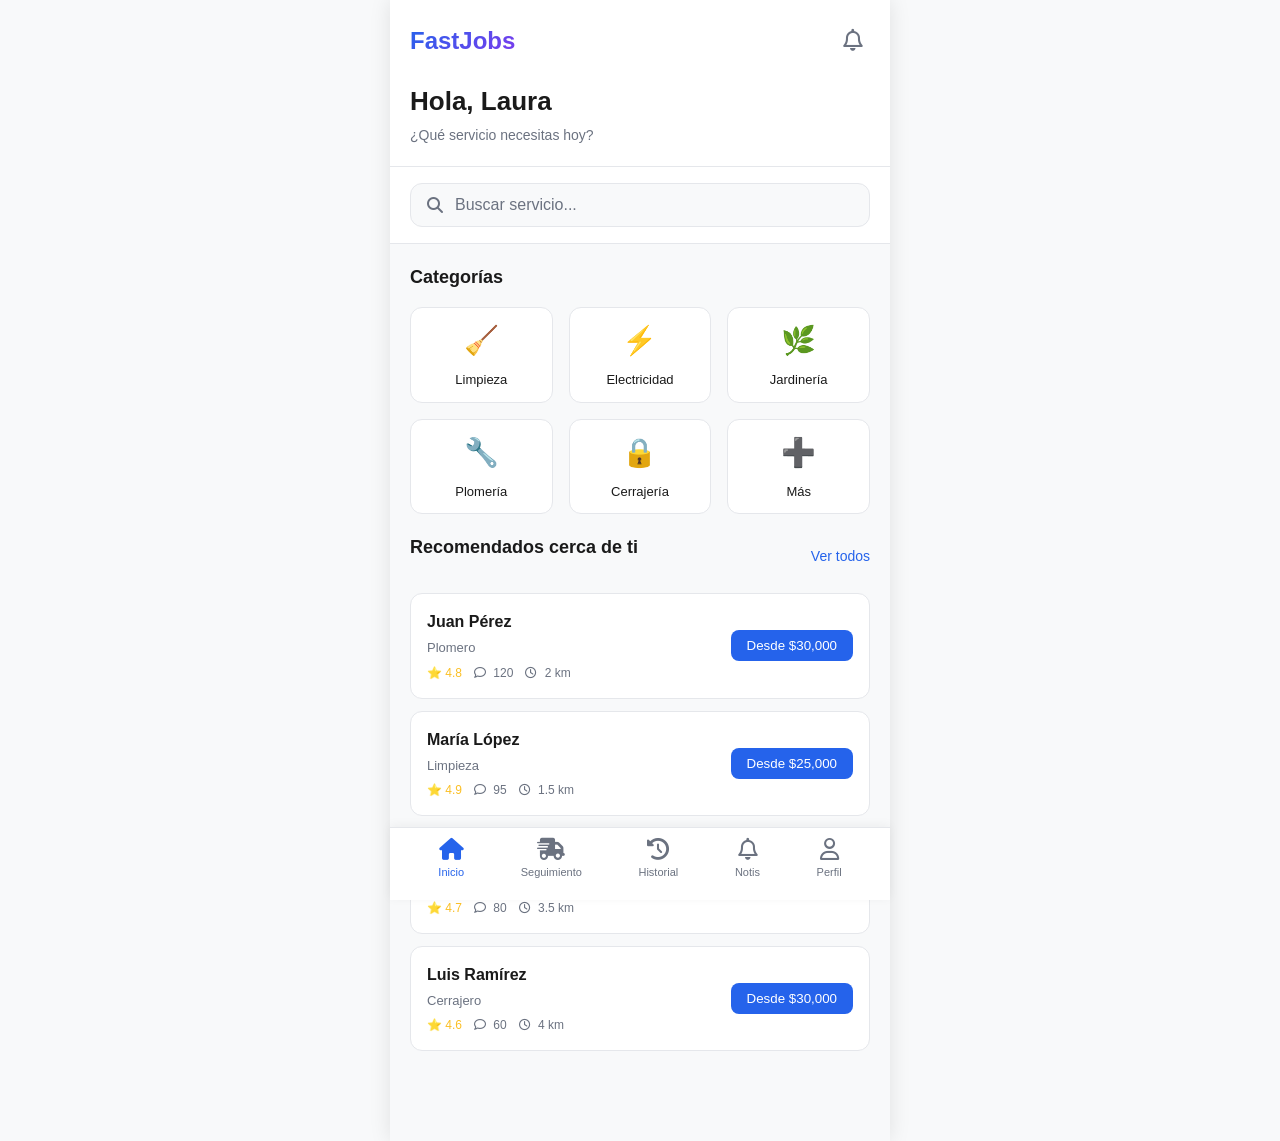
<file: index.html>
<!DOCTYPE html>
<html lang="es">
<head>
    <meta charset="UTF-8">
    <meta name="viewport" content="width=device-width, initial-scale=1.0, viewport-fit=cover">
    <title>FastJobs - Inicio</title>
    <link rel="stylesheet" href="css/main.css">
    <link rel="stylesheet" href="https://cdnjs.cloudflare.com/ajax/libs/font-awesome/6.4.0/css/all.min.css">
    <style>
        /* Estilos adicionales específicos del inicio */
        .welcome-section {
            margin-top: 8px;
        }
        .greeting {
            font-size: 26px;
            font-weight: 600;
            margin-bottom: 4px;
        }
        .subtitle {
            color: var(--text-secondary);
            font-size: 14px;
        }
    </style>
</head>
<body>
    <div class="app-container">
        <header class="header">
            <div class="header-top">
                <h1 class="logo">FastJobs</h1>
                <button class="icon-btn" id="notificationsBtn">
                    <i class="fa-regular fa-bell"></i>
                </button>
            </div>
            <div class="welcome-section">
                <h2 class="greeting">Hola, Laura</h2>
                <p class="subtitle">¿Qué servicio necesitas hoy?</p>
            </div>
        </header>

        <div class="search-section">
            <div class="search-box">
                <i class="fa-solid fa-magnifying-glass"></i>
                <input type="text" placeholder="Buscar servicio..." id="searchInput">
            </div>
        </div>

        <section class="categories">
            <h3 class="section-title">Categorías</h3>
            <div class="categories-grid">
                <div class="category-card" data-category="limpieza">
                    <div class="category-icon">🧹</div>
                    <span>Limpieza</span>
                </div>
                <div class="category-card" data-category="electricidad">
                    <div class="category-icon">⚡</div>
                    <span>Electricidad</span>
                </div>
                <div class="category-card" data-category="jardineria">
                    <div class="category-icon">🌿</div>
                    <span>Jardinería</span>
                </div>
                <div class="category-card" data-category="plomeria">
                    <div class="category-icon">🔧</div>
                    <span>Plomería</span>
                </div>
                <div class="category-card" data-category="cerrajeria">
                    <div class="category-icon">🔒</div>
                    <span>Cerrajería</span>
                </div>
                <div class="category-card" data-category="mas">
                    <div class="category-icon">➕</div>
                    <span>Más</span>
                </div>
            </div>
        </section>

        <section class="recommended">
            <div class="section-header">
                <h3 class="section-title">Recomendados cerca de ti</h3>
                <button class="see-all" id="seeAllBtn">Ver todos</button>
            </div>
            <div class="workers-list" id="workersList"></div>
        </section>

        <nav class="bottom-nav">
            <a href="index.html" class="nav-item active">
                <i class="fa-solid fa-house"></i>
                <span>Inicio</span>
            </a>
            <a href="seguimiento.html" class="nav-item">
                <i class="fa-solid fa-truck-fast"></i>
                <span>Seguimiento</span>
            </a>
            <a href="historial.html" class="nav-item">
                <i class="fa-solid fa-clock-rotate-left"></i>
                <span>Historial</span>
            </a>
            <a href="notificaciones.html" class="nav-item">
                <i class="fa-regular fa-bell"></i>
                <span>Notis</span>
            </a>
            <a href="perfil.html" class="nav-item">
                <i class="fa-regular fa-user"></i>
                <span>Perfil</span>
            </a>
        </nav>
    </div>

    <script src="js/main.js"></script>
    <script>
        // Datos específicos del inicio
        const workersData = [
            { id: 1, name: 'Juan Pérez', profession: 'Plomero', rating: 4.8, reviews: 120, price: 30000, distance: 2, category: 'plomeria' },
            { id: 2, name: 'María López', profession: 'Limpieza', rating: 4.9, reviews: 95, price: 25000, distance: 1.5, category: 'limpieza' },
            { id: 3, name: 'Carlos Ruiz', profession: 'Electricista', rating: 4.7, reviews: 80, price: 28000, distance: 3.5, category: 'electricidad' },
            { id: 4, name: 'Luis Ramírez', profession: 'Cerrajero', rating: 4.6, reviews: 60, price: 30000, distance: 4, category: 'cerrajeria' }
        ];

        function renderWorkers(workers) {
            const container = document.getElementById('workersList');
            if (!container) return;
            
            container.innerHTML = workers.map(worker => `
                <div class="worker-card">
                    <div class="worker-info">
                        <div class="worker-name">${worker.name}</div>
                        <div class="worker-profession">${worker.profession}</div>
                        <div class="worker-details">
                            <span class="rating">⭐ ${worker.rating}</span>
                            <span><i class="fa-regular fa-comment"></i> ${worker.reviews}</span>
                            <span><i class="fa-regular fa-clock"></i> ${worker.distance} km</span>
                        </div>
                    </div>
                    <div>
                        <button class="hire-btn" data-id="${worker.id}">Desde $${worker.price.toLocaleString()}</button>
                    </div>
                </div>
            `).join('');
            
            document.querySelectorAll('.hire-btn').forEach(btn => {
                btn.addEventListener('click', (e) => {
                    e.stopPropagation();
                    const workerId = parseInt(btn.dataset.id);
                    const worker = workersData.find(w => w.id === workerId);
                    alert(`Contratando a ${worker.name}`);
                    window.location.href = 'seguimiento.html';
                });
            });
        }

        function filterByCategory(category) {
            if (category === 'mas') {
                renderWorkers(workersData);
                return;
            }
            const filtered = workersData.filter(w => w.category === category);
            renderWorkers(filtered);
        }

        function searchWorkers(query) {
            if (!query.trim()) {
                renderWorkers(workersData);
                return;
            }
            const filtered = workersData.filter(w => 
                w.name.toLowerCase().includes(query.toLowerCase()) ||
                w.profession.toLowerCase().includes(query.toLowerCase())
            );
            renderWorkers(filtered);
        }

        document.addEventListener('DOMContentLoaded', () => {
            renderWorkers(workersData);
            
            document.querySelectorAll('.category-card').forEach(card => {
                card.addEventListener('click', () => {
                    const category = card.dataset.category;
                    filterByCategory(category);
                });
            });
            
            const searchInput = document.getElementById('searchInput');
            if (searchInput) {
                searchInput.addEventListener('input', (e) => searchWorkers(e.target.value));
            }
            
            const seeAllBtn = document.getElementById('seeAllBtn');
            if (seeAllBtn) {
                seeAllBtn.addEventListener('click', () => renderWorkers(workersData));
            }
            
            const notifBtn = document.getElementById('notificationsBtn');
            if (notifBtn) {
                notifBtn.addEventListener('click', () => {
                    window.location.href = 'notificaciones.html';
                });
            }
        });
    </script>
</body>
</html>
</file>
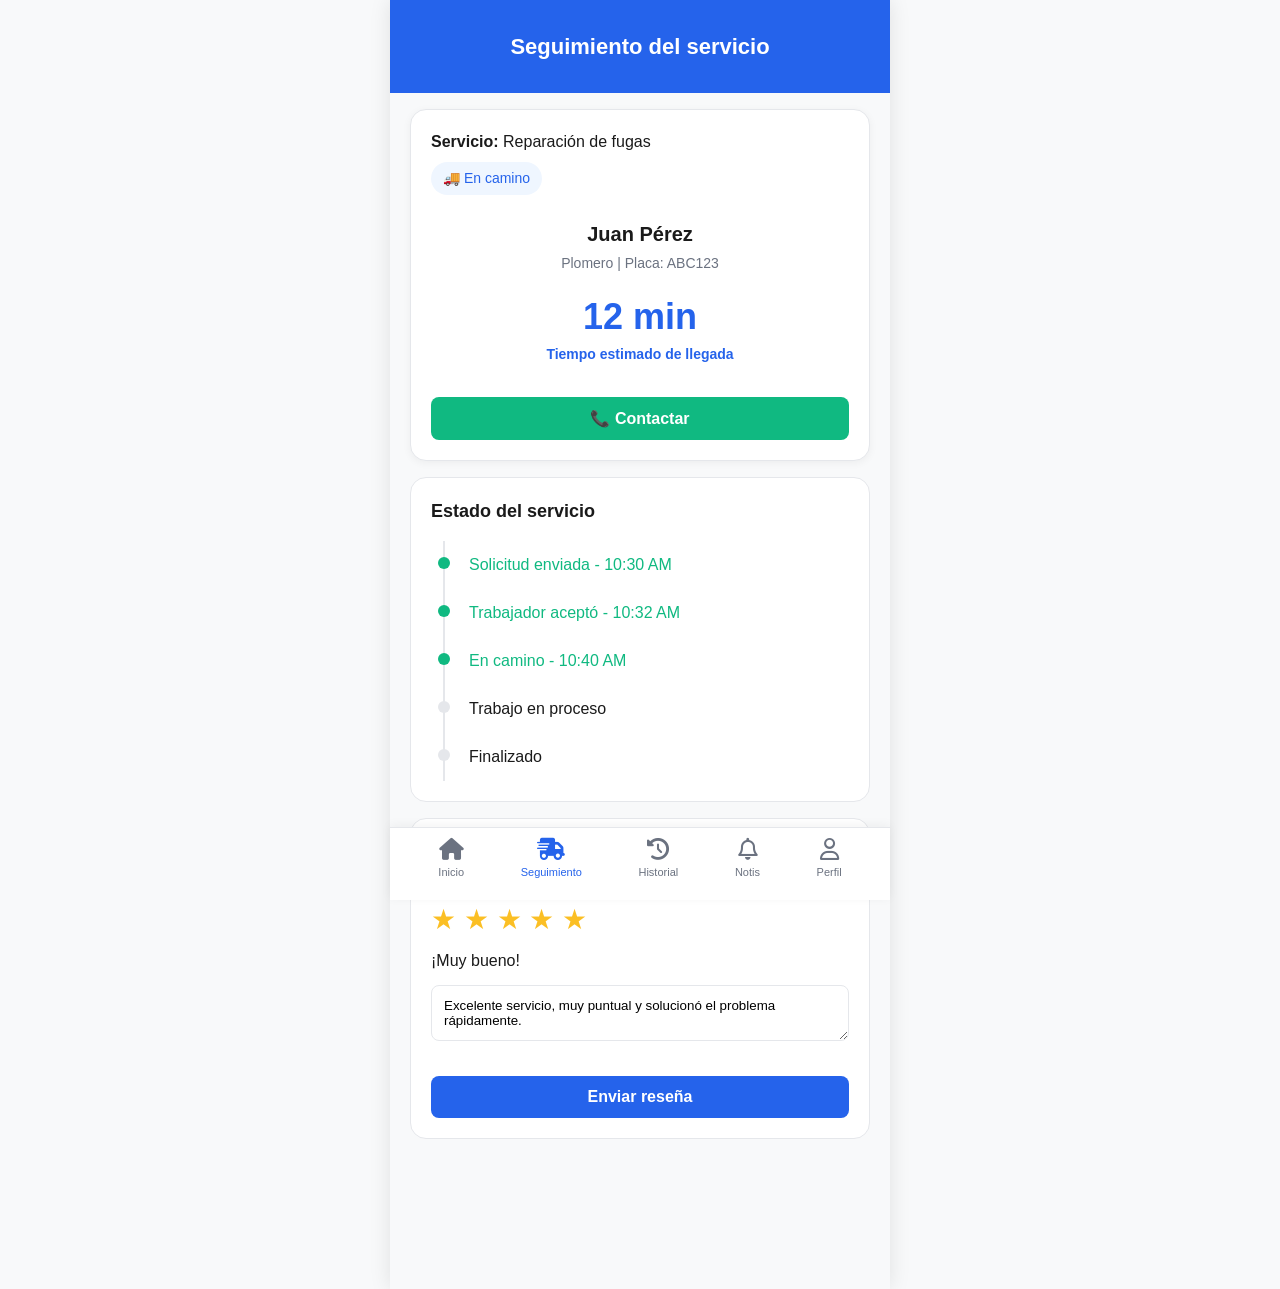
<file: seguimiento.html>
<!DOCTYPE html>
<html lang="es">
<head>
    <meta charset="UTF-8">
    <meta name="viewport" content="width=device-width, initial-scale=1.0, viewport-fit=cover">
    <title>FastJobs - Seguimiento</title>
    <link rel="stylesheet" href="css/main.css">
    <link rel="stylesheet" href="https://cdnjs.cloudflare.com/ajax/libs/font-awesome/6.4.0/css/all.min.css">
    <style>
        /* Estilos específicos de seguimiento */
        .tracking-header {
            background: var(--accent);
            color: white;
            padding: 30px 20px;
            text-align: center;
        }
        .tracking-header h2 {
            font-size: 22px;
            font-weight: 600;
        }
        .service-card {
            background: var(--bg-white);
            margin: 16px 20px;
            padding: 20px;
            border-radius: 16px;
            border: 1px solid var(--border);
            box-shadow: 0 2px 8px rgba(0,0,0,0.05);
        }
        .status-badge {
            display: inline-block;
            padding: 6px 12px;
            background: var(--accent-light);
            color: var(--accent);
            border-radius: 20px;
            font-size: 14px;
            font-weight: 500;
            margin: 8px 0;
        }
        .eta {
            font-size: 36px;
            font-weight: 700;
            color: var(--accent);
            margin: 16px 0;
            text-align: center;
        }
        .timeline {
            background: var(--bg-white);
            margin: 16px 20px;
            padding: 20px;
            border-radius: 16px;
            border: 1px solid var(--border);
        }
        .timeline h3 {
            margin-bottom: 16px;
            font-size: 18px;
        }
        .timeline-item {
            display: flex;
            gap: 16px;
            padding: 12px 0;
            border-left: 2px solid var(--border);
            margin-left: 12px;
            padding-left: 24px;
            position: relative;
        }
        .timeline-item::before {
            content: '';
            width: 12px;
            height: 12px;
            background: var(--border);
            border-radius: 50%;
            position: absolute;
            left: -7px;
            top: 16px;
        }
        .timeline-item.completed::before {
            background: var(--success);
        }
        .timeline-item.completed {
            color: var(--success);
        }
        .contact-btn {
            background: var(--success);
            color: white;
            border: none;
            padding: 12px;
            border-radius: 8px;
            width: 100%;
            font-weight: 600;
            cursor: pointer;
            margin-top: 16px;
            font-size: 16px;
        }
        .review-card {
            background: var(--bg-white);
            margin: 16px 20px;
            padding: 20px;
            border-radius: 16px;
            border: 1px solid var(--border);
            margin-bottom: 80px;
        }
        .stars {
            color: var(--rating);
            font-size: 28px;
            margin: 8px 0;
            cursor: pointer;
        }
        .star {
            cursor: pointer;
            transition: transform 0.1s;
        }
        .star:hover {
            transform: scale(1.1);
        }
        textarea {
            width: 100%;
            padding: 12px;
            border: 1px solid var(--border);
            border-radius: 8px;
            font-family: inherit;
            margin: 12px 0;
            resize: vertical;
        }
        .worker-info-card {
            text-align: center;
            margin: 16px 0;
        }
        .worker-name {
            font-size: 20px;
            font-weight: 600;
        }
        .worker-plate {
            color: var(--text-secondary);
            font-size: 14px;
        }
    </style>
</head>
<body>
    <div class="app-container">
        <div class="tracking-header">
            <h2>Seguimiento del servicio</h2>
        </div>
        
        <div class="service-card">
            <p><strong>Servicio:</strong> Reparación de fugas</p>
            <p><span class="status-badge">🚚 En camino</span></p>
            <div class="worker-info-card">
                <div class="worker-name">Juan Pérez</div>
                <div class="worker-plate">Plomero | Placa: ABC123</div>
            </div>
            <div class="eta">
                12 min
                <small style="font-size: 14px; display: block;">Tiempo estimado de llegada</small>
            </div>
            <button class="contact-btn" onclick="contactWorker()">📞 Contactar</button>
        </div>
        
        <div class="timeline">
            <h3>Estado del servicio</h3>
            <div class="timeline-item completed">Solicitud enviada - 10:30 AM</div>
            <div class="timeline-item completed">Trabajador aceptó - 10:32 AM</div>
            <div class="timeline-item completed">En camino - 10:40 AM</div>
            <div class="timeline-item">Trabajo en proceso</div>
            <div class="timeline-item">Finalizado</div>
        </div>
        
        <div class="review-card">
            <h3>Reseña del servicio</h3>
            <p><strong>Juan Pérez</strong> - Plomero</p>
            <div class="stars" id="starRating">
                <span class="star" data-rating="1">★</span>
                <span class="star" data-rating="2">★</span>
                <span class="star" data-rating="3">★</span>
                <span class="star" data-rating="4">★</span>
                <span class="star" data-rating="5">★</span>
            </div>
            <p id="ratingText">¡Muy bueno!</p>
            <textarea id="reviewComment" placeholder="Escribe tu comentario (opcional)">Excelente servicio, muy puntual y solucionó el problema rápidamente.</textarea>
            <button class="contact-btn" style="background: var(--accent);" onclick="submitReview()">Enviar reseña</button>
        </div>
        
        <nav class="bottom-nav">
            <a href="index.html" class="nav-item">
                <i class="fa-solid fa-house"></i>
                <span>Inicio</span>
            </a>
            <a href="seguimiento.html" class="nav-item active">
                <i class="fa-solid fa-truck-fast"></i>
                <span>Seguimiento</span>
            </a>
            <a href="historial.html" class="nav-item">
                <i class="fa-solid fa-clock-rotate-left"></i>
                <span>Historial</span>
            </a>
            <a href="notificaciones.html" class="nav-item">
                <i class="fa-regular fa-bell"></i>
                <span>Notis</span>
            </a>
            <a href="perfil.html" class="nav-item">
                <i class="fa-regular fa-user"></i>
                <span>Perfil</span>
            </a>
        </nav>
    </div>

    <script>
        let currentRating = 5;
        
        function contactWorker() {
            alert("📞 Llamando a Juan Pérez...");
        }
        
        function submitReview() {
            const comment = document.getElementById('reviewComment').value;
            alert(`✅ Reseña enviada!\n\nCalificación: ${currentRating} estrellas\nComentario: ${comment}`);
        }
        
        // Star rating functionality
        document.addEventListener('DOMContentLoaded', () => {
            const stars = document.querySelectorAll('.star');
            const ratingText = document.getElementById('ratingText');
            
            const ratingMessages = {
                1: 'Muy malo',
                2: 'Malo',
                3: 'Regular',
                4: 'Bueno',
                5: '¡Excelente!'
            };
            
            stars.forEach(star => {
                star.addEventListener('click', function() {
                    currentRating = parseInt(this.dataset.rating);
                    
                    stars.forEach((s, index) => {
                        if (index < currentRating) {
                            s.style.color = 'var(--rating)';
                        } else {
                            s.style.color = '#E5E7EB';
                        }
                    });
                    
                    ratingText.textContent = ratingMessages[currentRating];
                });
                
                // Hover effect
                star.addEventListener('mouseenter', function() {
                    const hoverRating = parseInt(this.dataset.rating);
                    stars.forEach((s, index) => {
                        if (index < hoverRating) {
                            s.style.color = 'var(--rating)';
                        } else {
                            s.style.color = '#E5E7EB';
                        }
                    });
                });
            });
            
            stars.forEach(star => {
                star.addEventListener('mouseleave', () => {
                    stars.forEach((s, index) => {
                        if (index < currentRating) {
                            s.style.color = 'var(--rating)';
                        } else {
                            s.style.color = '#E5E7EB';
                        }
                    });
                });
            });
        });
    </script>
</body>
</html>
</file>
<file: css/main.css>
* {
    margin: 0;
    padding: 0;
    box-sizing: border-box;
}

:root {
    --bg-primary: #F8F9FA;
    --bg-white: #FFFFFF;
    --text-primary: #1A1A1A;
    --text-secondary: #6B7280;
    --accent: #2563EB;
    --accent-light: #EFF6FF;
    --border: #E5E7EB;
    --success: #10B981;
    --warning: #F59E0B;
    --rating: #FBBF24;
}

body {
    font-family: -apple-system, BlinkMacSystemFont, 'Segoe UI', Roboto, Helvetica, Arial, sans-serif;
    background: var(--bg-primary);
    color: var(--text-primary);
    line-height: 1.5;
}

.app-container {
    max-width: 500px;
    margin: 0 auto;
    background: var(--bg-primary);
    min-height: 100vh;
    padding-bottom: 70px;
    position: relative;
}

/* Header */
.header {
    background: var(--bg-white);
    padding: 20px;
    border-bottom: 1px solid var(--border);
}

.header-top {
    display: flex;
    justify-content: space-between;
    align-items: center;
    margin-bottom: 20px;
}

.logo {
    font-size: 24px;
    font-weight: 700;
    background: linear-gradient(135deg, var(--accent), #7C3AED);
    -webkit-background-clip: text;
    -webkit-text-fill-color: transparent;
    background-clip: text;
}

.icon-btn {
    background: none;
    border: none;
    font-size: 22px;
    color: var(--text-secondary);
    cursor: pointer;
    padding: 8px;
}

/* Search */
.search-section {
    padding: 16px 20px;
    background: var(--bg-white);
    border-bottom: 1px solid var(--border);
}

.search-box {
    display: flex;
    align-items: center;
    gap: 12px;
    background: var(--bg-primary);
    padding: 12px 16px;
    border-radius: 12px;
    border: 1px solid var(--border);
}

.search-box i {
    color: var(--text-secondary);
}

.search-box input {
    flex: 1;
    border: none;
    background: none;
    outline: none;
    font-size: 16px;
}

.search-box input::placeholder {
    color: var(--text-secondary);
}

/* Categories */
.categories {
    padding: 20px;
}

.section-title {
    font-size: 18px;
    font-weight: 600;
    margin-bottom: 16px;
}

.categories-grid {
    display: grid;
    grid-template-columns: repeat(3, 1fr);
    gap: 16px;
}

.category-card {
    display: flex;
    flex-direction: column;
    align-items: center;
    gap: 8px;
    padding: 12px;
    background: var(--bg-white);
    border-radius: 12px;
    cursor: pointer;
    transition: transform 0.2s, box-shadow 0.2s;
    border: 1px solid var(--border);
}

.category-card:hover {
    transform: translateY(-2px);
    box-shadow: 0 4px 12px rgba(0,0,0,0.1);
}

.category-icon {
    font-size: 28px;
}

.category-card span {
    font-size: 13px;
    font-weight: 500;
}

/* Recommended */
.recommended {
    padding: 0 20px 20px 20px;
}

.section-header {
    display: flex;
    justify-content: space-between;
    align-items: center;
    margin-bottom: 16px;
}

.see-all {
    background: none;
    border: none;
    color: var(--accent);
    font-size: 14px;
    font-weight: 500;
    cursor: pointer;
}

.workers-list {
    display: flex;
    flex-direction: column;
    gap: 12px;
}

.worker-card {
    background: var(--bg-white);
    border-radius: 12px;
    padding: 16px;
    display: flex;
    justify-content: space-between;
    align-items: center;
    cursor: pointer;
    transition: all 0.2s;
    border: 1px solid var(--border);
}

.worker-card:hover {
    transform: translateX(4px);
    border-color: var(--accent);
}

.worker-info {
    flex: 1;
}

.worker-name {
    font-weight: 600;
    font-size: 16px;
    margin-bottom: 4px;
}

.worker-profession {
    color: var(--text-secondary);
    font-size: 13px;
    margin-bottom: 6px;
}

.worker-details {
    display: flex;
    gap: 12px;
    font-size: 12px;
    color: var(--text-secondary);
}

.worker-details i {
    margin-right: 4px;
}

.rating {
    color: var(--rating);
}

.price {
    font-weight: 600;
    color: var(--success);
}

.hire-btn {
    background: var(--accent);
    color: white;
    border: none;
    padding: 8px 16px;
    border-radius: 8px;
    font-weight: 500;
    cursor: pointer;
    transition: background 0.2s;
}

.hire-btn:hover {
    background: #1D4ED8;
}

/* Bottom Navigation */
.bottom-nav {
    position: fixed;
    bottom: 0;
    left: 0;
    right: 0;
    max-width: 500px;
    margin: 0 auto;
    background: var(--bg-white);
    display: flex;
    justify-content: space-around;
    padding: 10px 20px 20px;
    border-top: 1px solid var(--border);
    box-shadow: 0 -2px 10px rgba(0,0,0,0.05);
    z-index: 100;
}

.nav-item {
    display: flex;
    flex-direction: column;
    align-items: center;
    gap: 4px;
    text-decoration: none;
    color: var(--text-secondary);
    transition: color 0.2s;
}

.nav-item i {
    font-size: 22px;
}

.nav-item span {
    font-size: 11px;
}

.nav-item.active {
    color: var(--accent);
}

/* Responsive */
@media (min-width: 768px) {
    .app-container {
        box-shadow: 0 0 20px rgba(0,0,0,0.1);
    }
}
</file>
